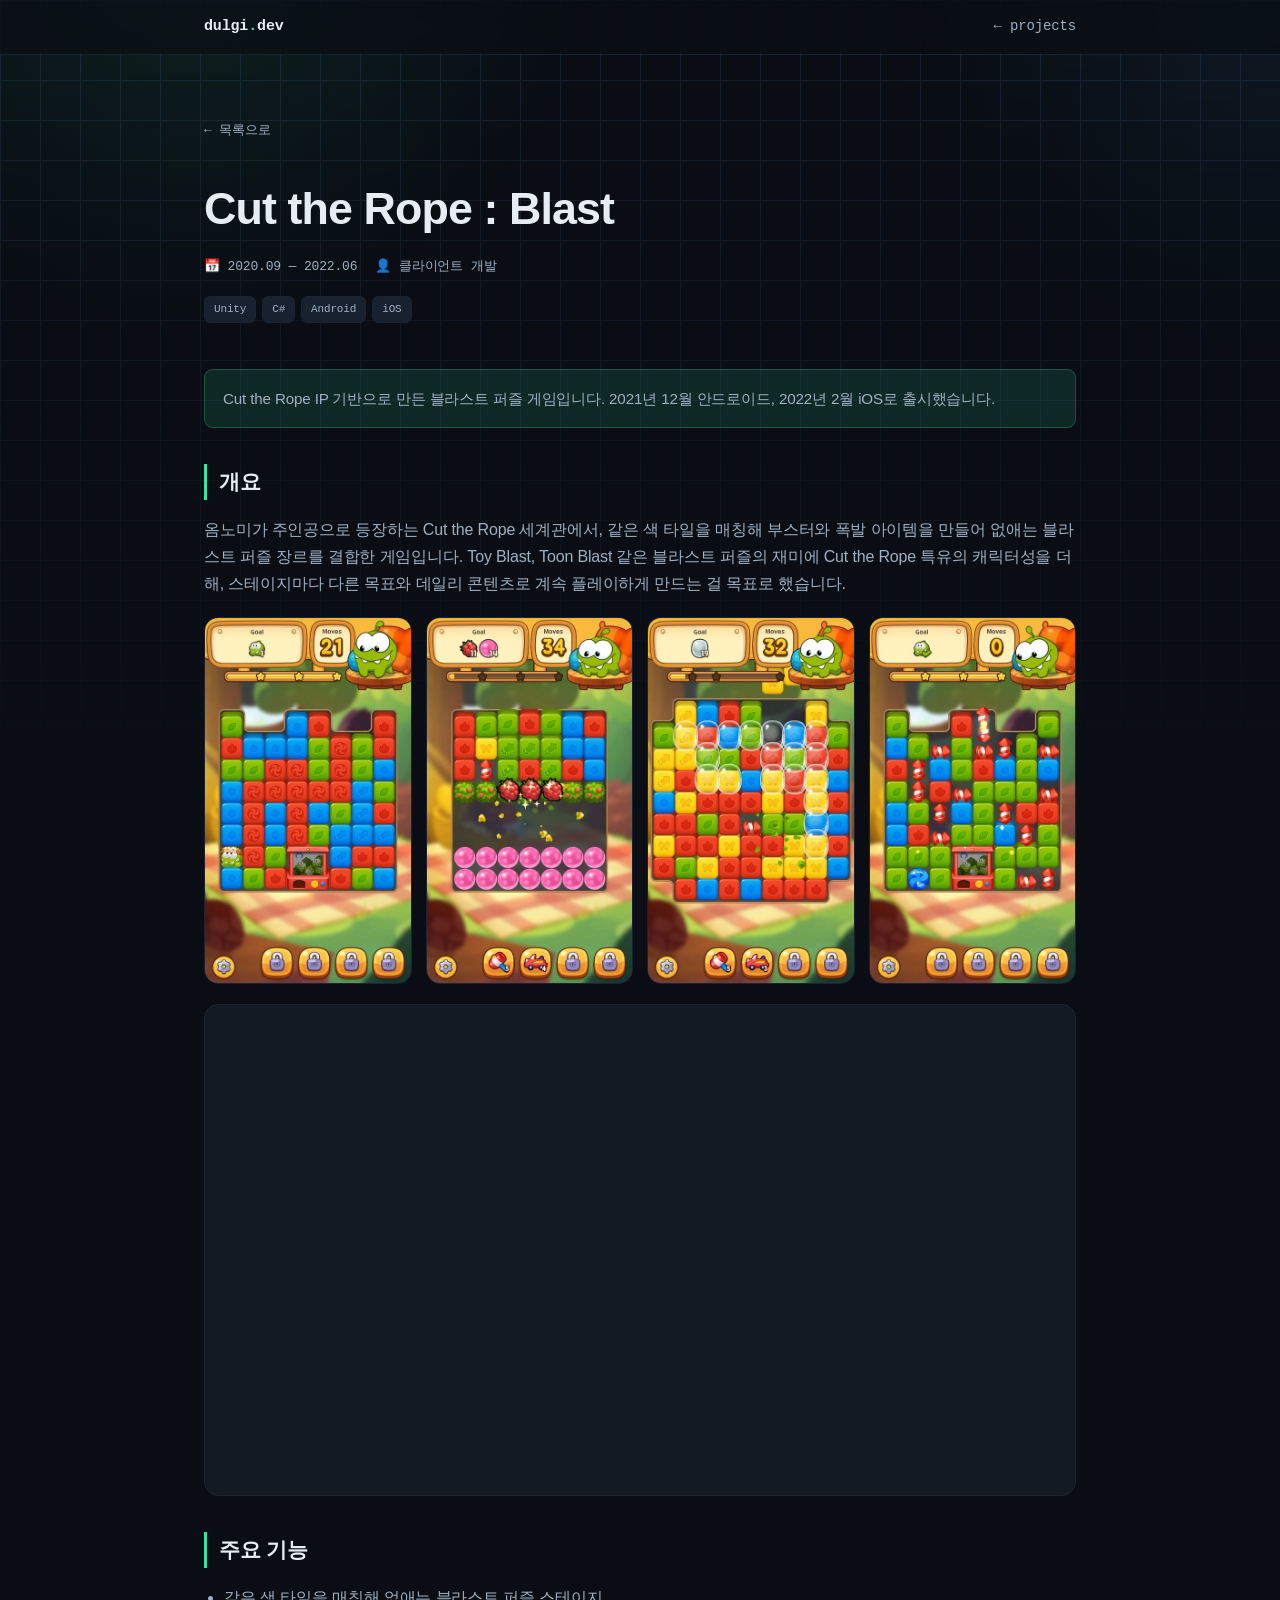
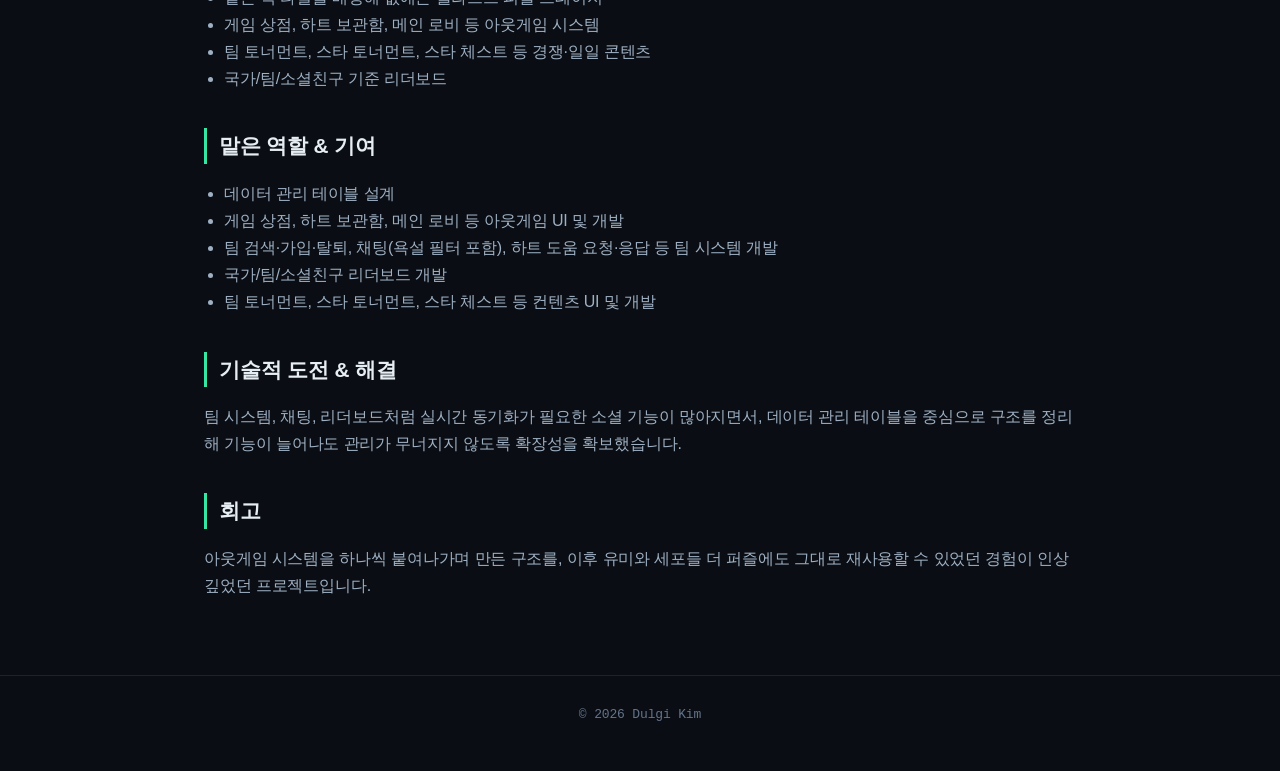
<file: projects/project-1.html>
<!DOCTYPE html>
<html lang="ko"><head><style>body {transition: opacity ease-in 0.2s; } 
body[unresolved] {opacity: 0; display: block; overflow: hidden; position: relative; } 
</style><style>body {transition: opacity ease-in 0.2s; } 
body[unresolved] {opacity: 0; display: block; overflow: hidden; position: relative; } 
</style><style>body {transition: opacity ease-in 0.2s; } 
body[unresolved] {opacity: 0; display: block; overflow: hidden; position: relative; } 
</style><style>body {transition: opacity ease-in 0.2s; } 
body[unresolved] {opacity: 0; display: block; overflow: hidden; position: relative; } 
</style>
  <meta charset="UTF-8">
  <meta name="viewport" content="width=device-width, initial-scale=1.0">
  <title>Cut the Rope : Blast — Dulgi Kim</title>
  <link rel="stylesheet" href="../style.css">
  <link rel="icon" href="data:image/svg+xml,&lt;svg xmlns='http://www.w3.org/2000/svg' viewBox='0 0 100 100'&gt;&lt;text y='.9em' font-size='90'&gt;💻&lt;/text&gt;&lt;/svg&gt;">
</head>
<body class="">

  <nav class="nav">
    <div class="nav-inner">
      <a class="nav-brand" href="../index.html" style="text-decoration:none">dulgi<span class="accent">.</span>dev</a>
      <div class="nav-links">
        <a href="../index.html#projects">← projects</a>
      </div>
    </div>
  </nav>

  <header class="detail-hero">
    <div class="wrap">
      <a class="back-link" href="../index.html#projects">← 목록으로</a>
      <h1>Cut the Rope : Blast</h1>
      <div class="detail-meta">
        <span>📅 <b>2020.09 — 2022.06</b></span>
        <span>👤 <b>클라이언트 개발</b></span>
      </div>
      <div class="project-tags">
        <span class="tag">Unity</span>
        <span class="tag">C#</span>
        <span class="tag">Android</span>
        <span class="tag">iOS</span>
      </div>
    </div>
  </header>

  <main class="detail-body">
    <div class="wrap">

      <div class="callout">
        Cut the Rope IP 기반으로 만든 블라스트 퍼즐 게임입니다. 2021년 12월 안드로이드, 2022년 2월 iOS로 출시했습니다.
      </div>

      <h2>개요</h2>
      <p>옴노미가 주인공으로 등장하는 Cut the Rope 세계관에서, 같은 색 타일을 매칭해 부스터와 폭발 아이템을 만들어 없애는 블라스트 퍼즐 장르를 결합한 게임입니다. Toy Blast, Toon Blast 같은 블라스트 퍼즐의 재미에 Cut the Rope 특유의 캐릭터성을 더해, 스테이지마다 다른 목표와 데일리 콘텐츠로 계속 플레이하게 만드는 걸 목표로 했습니다.</p>

      <div class="detail-gallery" style="grid-template-columns: repeat(4, 1fr);">
        <figure class="detail-figure"><img src="assets/ctr-blast-1.jpg" alt="Cut the Rope: BLAST 인게임 스크린샷 1"></figure>
        <figure class="detail-figure"><img src="assets/ctr-blast-2.jpg" alt="Cut the Rope: BLAST 인게임 스크린샷 2"></figure>
        <figure class="detail-figure"><img src="assets/ctr-blast-3.jpg" alt="Cut the Rope: BLAST 인게임 스크린샷 3"></figure>
        <figure class="detail-figure"><img src="assets/ctr-blast-4.jpg" alt="Cut the Rope: BLAST 인게임 스크린샷 4"></figure>
      </div>

      <div class="video-embed"><iframe src="https://www.youtube.com/embed/WgoFHLeI0c8?rel=0&amp;origin=http%3A%2F%2Flocalhost%3A8123" title="YouTube video" allow="accelerometer; autoplay; clipboard-write; encrypted-media; gyroscope; picture-in-picture" allowfullscreen=""></iframe></div>

      <h2>주요 기능</h2>
      <ul>
        <li>같은 색 타일을 매칭해 없애는 블라스트 퍼즐 스테이지</li>
        <li>게임 상점, 하트 보관함, 메인 로비 등 아웃게임 시스템</li>
        <li>팀 토너먼트, 스타 토너먼트, 스타 체스트 등 경쟁·일일 콘텐츠</li>
        <li>국가/팀/소셜친구 기준 리더보드</li>
      </ul>

      <h2>맡은 역할 &amp; 기여</h2>
      <ul>
        <li>데이터 관리 테이블 설계</li>
        <li>게임 상점, 하트 보관함, 메인 로비 등 아웃게임 UI 및 개발</li>
        <li>팀 검색·가입·탈퇴, 채팅(욕설 필터 포함), 하트 도움 요청·응답 등 팀 시스템 개발</li>
        <li>국가/팀/소셜친구 리더보드 개발</li>
        <li>팀 토너먼트, 스타 토너먼트, 스타 체스트 등 컨텐츠 UI 및 개발</li>
      </ul>

      <h2>기술적 도전 &amp; 해결</h2>
      <p>팀 시스템, 채팅, 리더보드처럼 실시간 동기화가 필요한 소셜 기능이 많아지면서, 데이터 관리 테이블을 중심으로 구조를 정리해 기능이 늘어나도 관리가 무너지지 않도록 확장성을 확보했습니다.</p>

      <h2>회고</h2>
      <p>아웃게임 시스템을 하나씩 붙여나가며 만든 구조를, 이후 유미와 세포들 더 퍼즐에도 그대로 재사용할 수 있었던 경험이 인상 깊었던 프로젝트입니다.</p>

    </div>
  </main>

  <footer>
    <div class="wrap">© 2026 Dulgi Kim</div>
  </footer>

  <script src="detail-editor.js" defer=""></script>





</body></html>
</file>
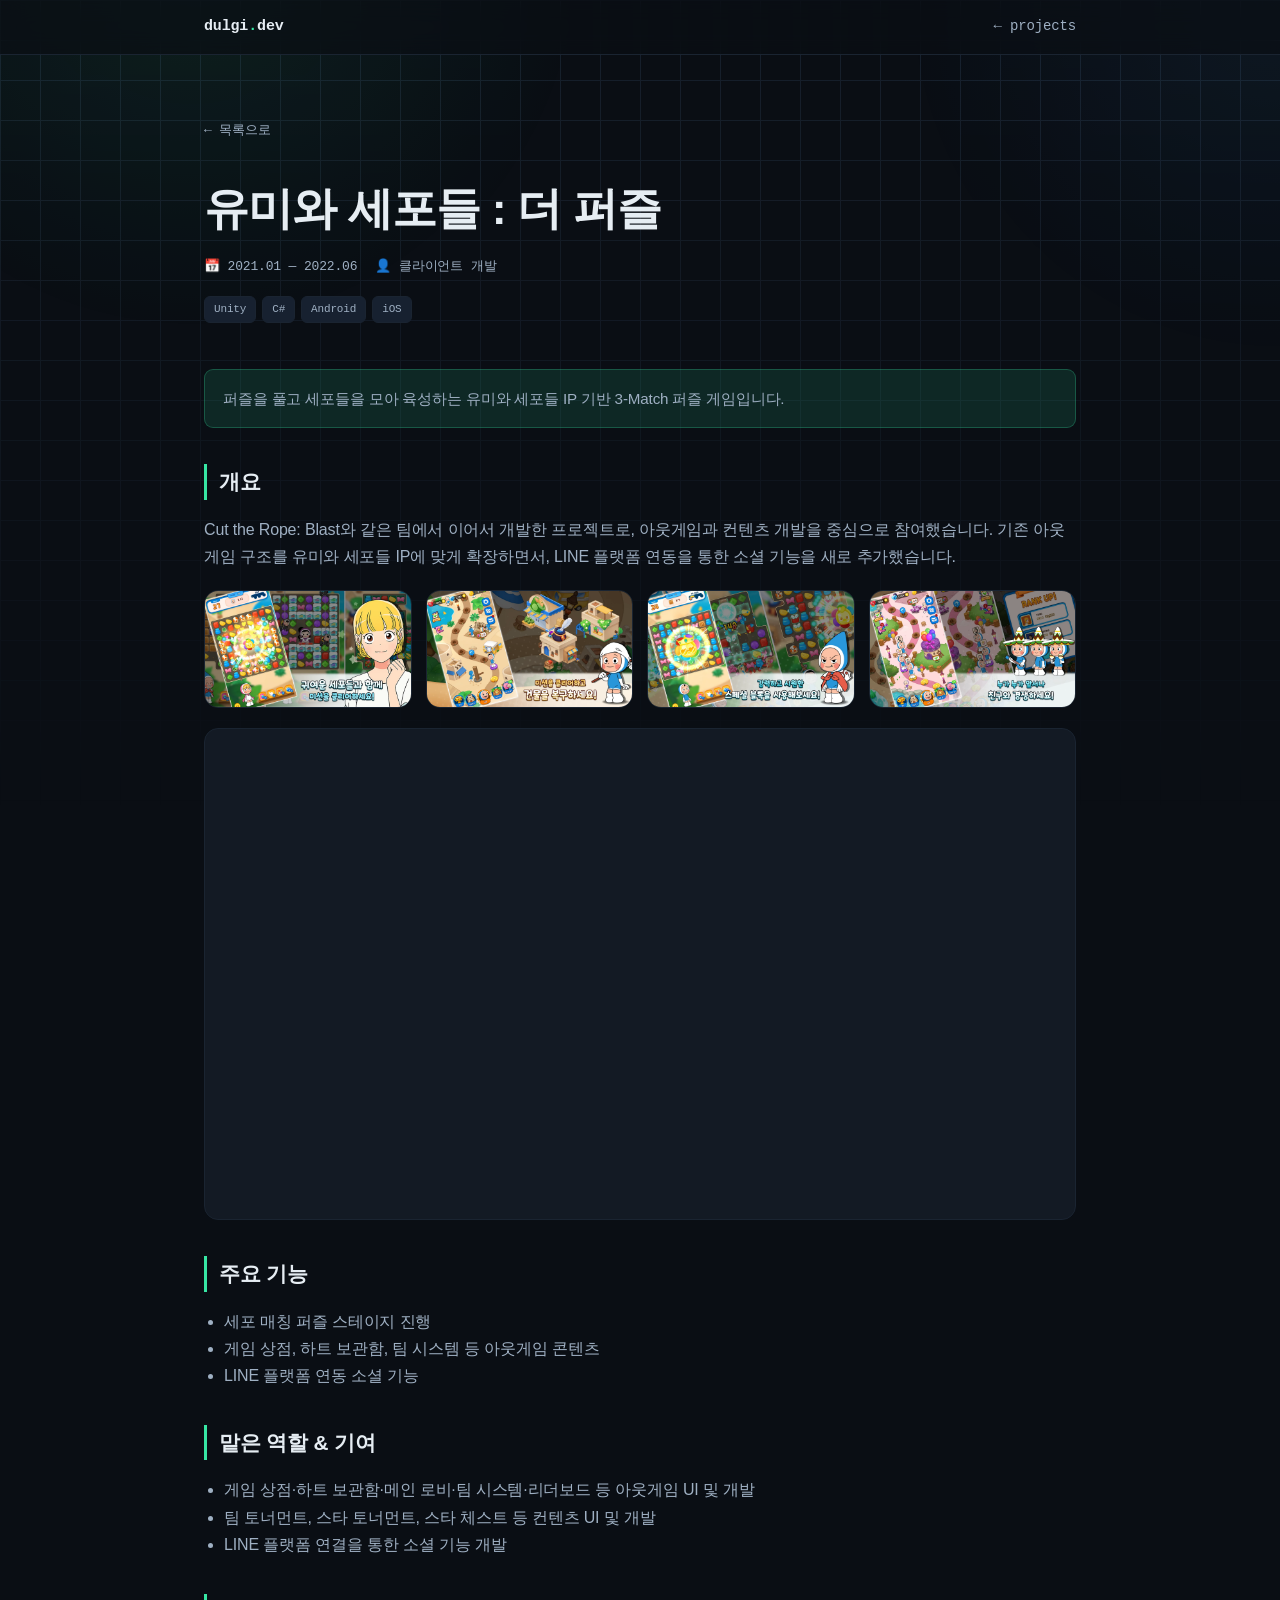
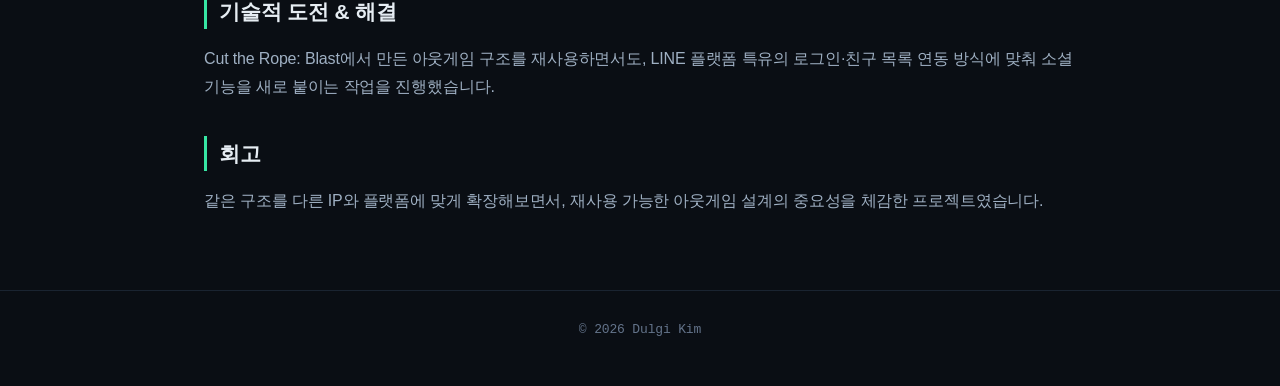
<file: projects/project-2.html>
<!DOCTYPE html>
<html lang="ko"><head><style>body {transition: opacity ease-in 0.2s; } 
body[unresolved] {opacity: 0; display: block; overflow: hidden; position: relative; } 
</style>
  <meta charset="UTF-8">
  <meta name="viewport" content="width=device-width, initial-scale=1.0">
  <title>유미와 세포들 : 더 퍼즐 — Dulgi Kim</title>
  <link rel="stylesheet" href="../style.css">
  <link rel="icon" href="data:image/svg+xml,&lt;svg xmlns='http://www.w3.org/2000/svg' viewBox='0 0 100 100'&gt;&lt;text y='.9em' font-size='90'&gt;💻&lt;/text&gt;&lt;/svg&gt;">
</head>
<body class="">

  <nav class="nav">
    <div class="nav-inner">
      <a class="nav-brand" href="../index.html" style="text-decoration:none">dulgi<span class="accent">.</span>dev</a>
      <div class="nav-links">
        <a href="../index.html#projects">← projects</a>
      </div>
    </div>
  </nav>

  <header class="detail-hero">
    <div class="wrap">
      <a class="back-link" href="../index.html#projects">← 목록으로</a>
      <h1>유미와 세포들 : 더 퍼즐</h1>
      <div class="detail-meta">
        <span>📅 <b>2021.01 — 2022.06</b></span>
        <span>👤 <b>클라이언트 개발</b></span>
      </div>
      <div class="project-tags">
        <span class="tag">Unity</span>
        <span class="tag">C#</span>
        <span class="tag">Android</span>
        <span class="tag">iOS</span>
      </div>
    </div>
  </header>

  <main class="detail-body">
    <div class="wrap">

      <div class="callout">
        퍼즐을 풀고 세포들을 모아 육성하는 유미와 세포들 IP 기반 3-Match 퍼즐 게임입니다.
      </div>

      <h2>개요</h2>
      <p>Cut the Rope: Blast와 같은 팀에서 이어서 개발한 프로젝트로, 아웃게임과 컨텐츠 개발을 중심으로 참여했습니다. 기존 아웃게임 구조를 유미와 세포들 IP에 맞게 확장하면서, LINE 플랫폼 연동을 통한 소셜 기능을 새로 추가했습니다.</p>

      <div class="detail-gallery" style="grid-template-columns: repeat(4, 1fr);">
        <figure class="detail-figure"><img src="assets/yumi-puzzle-1.webp" alt="유미와 세포들 더 퍼즐 인게임 스크린샷 1"></figure>
        <figure class="detail-figure"><img src="assets/yumi-puzzle-2.webp" alt="유미와 세포들 더 퍼즐 인게임 스크린샷 2"></figure>
        <figure class="detail-figure"><img src="assets/yumi-puzzle-3.webp" alt="유미와 세포들 더 퍼즐 인게임 스크린샷 3"></figure>
        <figure class="detail-figure"><img src="assets/yumi-puzzle-4.webp" alt="유미와 세포들 더 퍼즐 인게임 스크린샷 4"></figure>
      </div>

      <div class="video-embed"><iframe src="https://www.youtube.com/embed/9Ua2FpzC5EI?rel=0&amp;origin=https%3A%2F%2Fdulgikim.github.io" title="유미의 세포들 더 퍼즐 공식 트레일러" allow="accelerometer; autoplay; clipboard-write; encrypted-media; gyroscope; picture-in-picture" allowfullscreen></iframe></div>

      <h2>주요 기능</h2>
      <ul>
        <li>세포 매칭 퍼즐 스테이지 진행</li>
        <li>게임 상점, 하트 보관함, 팀 시스템 등 아웃게임 콘텐츠</li>
        <li>LINE 플랫폼 연동 소셜 기능</li>
      </ul>

      <h2>맡은 역할 &amp; 기여</h2>
      <ul>
        <li>게임 상점·하트 보관함·메인 로비·팀 시스템·리더보드 등 아웃게임 UI 및 개발</li>
        <li>팀 토너먼트, 스타 토너먼트, 스타 체스트 등 컨텐츠 UI 및 개발</li>
        <li>LINE 플랫폼 연결을 통한 소셜 기능 개발</li>
      </ul>

      <h2>기술적 도전 &amp; 해결</h2>
      <p>Cut the Rope: Blast에서 만든 아웃게임 구조를 재사용하면서도, LINE 플랫폼 특유의 로그인·친구 목록 연동 방식에 맞춰 소셜 기능을 새로 붙이는 작업을 진행했습니다.</p>

      <h2>회고</h2>
      <p>같은 구조를 다른 IP와 플랫폼에 맞게 확장해보면서, 재사용 가능한 아웃게임 설계의 중요성을 체감한 프로젝트였습니다.</p>

    </div>
  </main>

  <footer>
    <div class="wrap">© 2026 Dulgi Kim</div>
  </footer>

  <script src="detail-editor.js" defer=""></script>


</body></html>
</file>
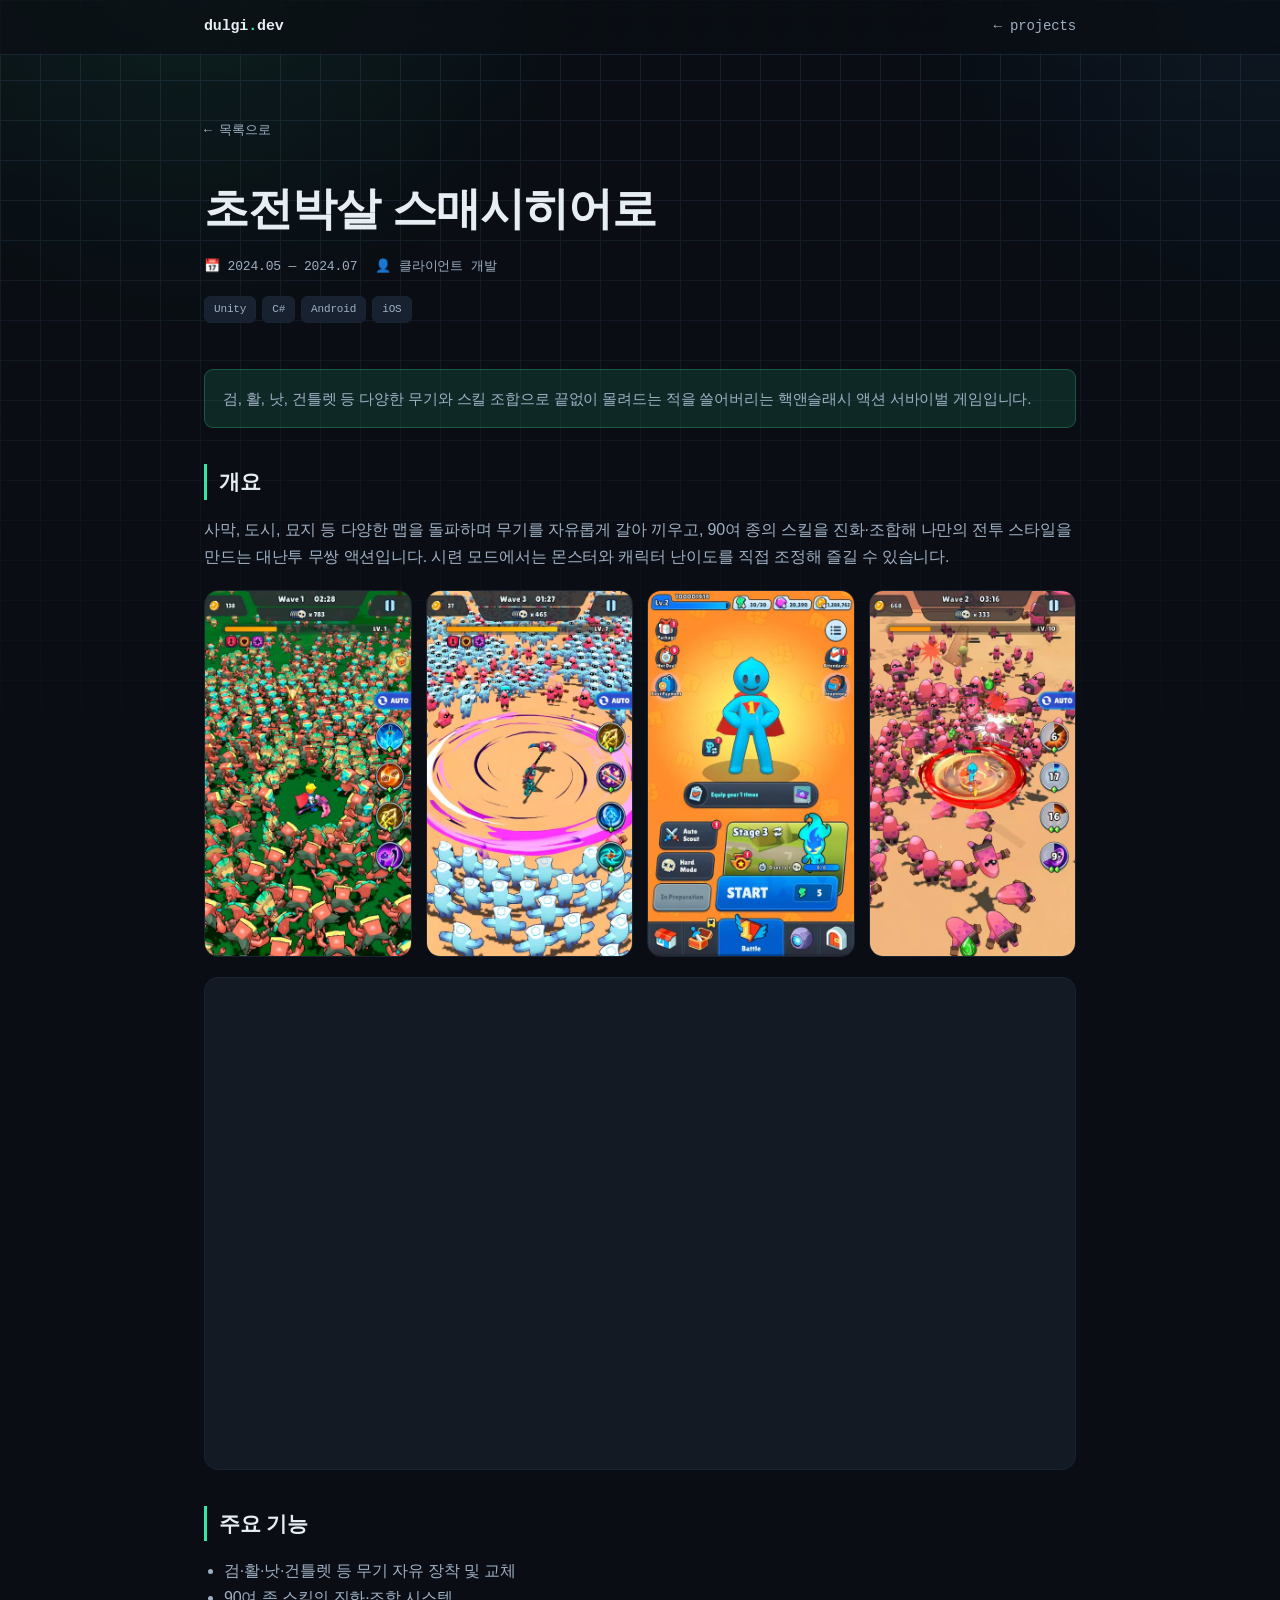
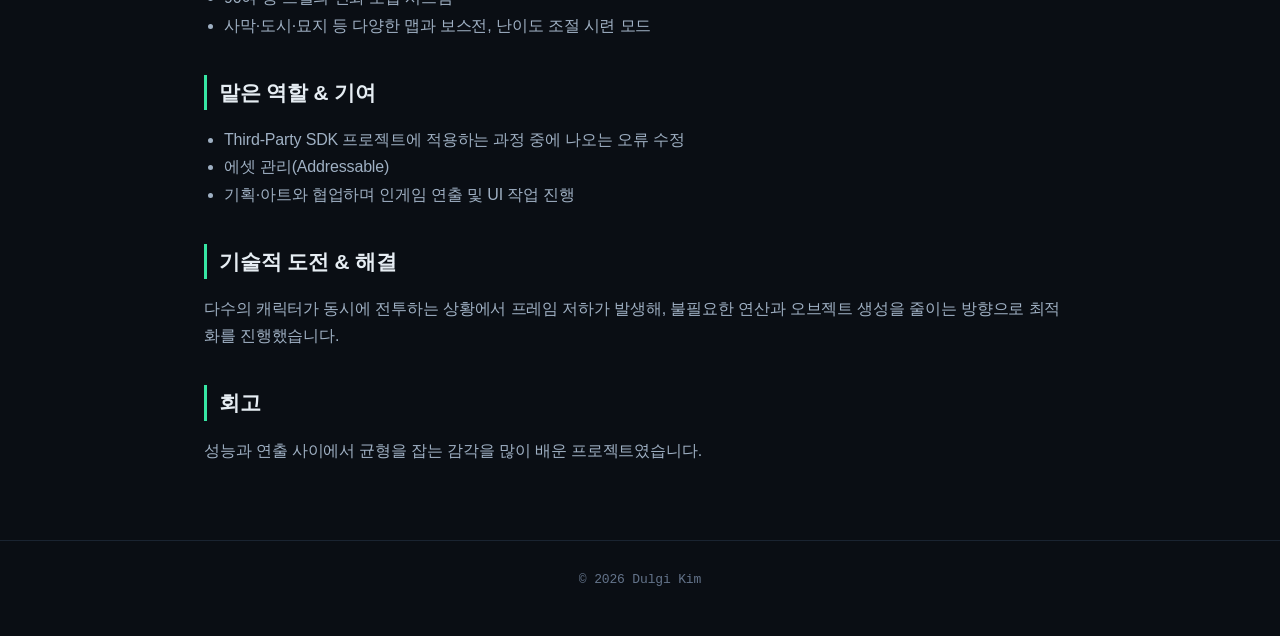
<file: projects/project-3.html>
<!DOCTYPE html>
<html lang="ko"><head><style>body {transition: opacity ease-in 0.2s; } 
body[unresolved] {opacity: 0; display: block; overflow: hidden; position: relative; } 
</style>
  <meta charset="UTF-8">
  <meta name="viewport" content="width=device-width, initial-scale=1.0">
  <title>초전박살 스매시히어로 — Dulgi Kim</title>
  <link rel="stylesheet" href="../style.css">
  <link rel="icon" href="data:image/svg+xml,&lt;svg xmlns='http://www.w3.org/2000/svg' viewBox='0 0 100 100'&gt;&lt;text y='.9em' font-size='90'&gt;💻&lt;/text&gt;&lt;/svg&gt;">
</head>
<body class="">

  <nav class="nav">
    <div class="nav-inner">
      <a class="nav-brand" href="../index.html" style="text-decoration:none">dulgi<span class="accent">.</span>dev</a>
      <div class="nav-links">
        <a href="../index.html#projects">← projects</a>
      </div>
    </div>
  </nav>

  <header class="detail-hero">
    <div class="wrap">
      <a class="back-link" href="../index.html#projects">← 목록으로</a>
      <h1>초전박살 스매시히어로</h1>
      <div class="detail-meta">
        <span>📅 <b>2024.05 — 2024.07</b></span>
        <span>👤 <b>클라이언트 개발</b></span>
      </div>
      <div class="project-tags">
        <span class="tag">Unity</span>
        <span class="tag">C#</span>
        <span class="tag">Android</span>
        <span class="tag">iOS</span>
      </div>
    </div>
  </header>

  <main class="detail-body">
    <div class="wrap">

      <div class="callout">
        검, 활, 낫, 건틀렛 등 다양한 무기와 스킬 조합으로 끝없이 몰려드는 적을 쓸어버리는 핵앤슬래시 액션 서바이벌 게임입니다.
      </div>

      <h2>개요</h2>
      <p>사막, 도시, 묘지 등 다양한 맵을 돌파하며 무기를 자유롭게 갈아 끼우고, 90여 종의 스킬을 진화·조합해 나만의 전투 스타일을 만드는 대난투 무쌍 액션입니다. 시련 모드에서는 몬스터와 캐릭터 난이도를 직접 조정해 즐길 수 있습니다.</p>

      <div class="detail-gallery" style="grid-template-columns: repeat(4, 1fr);">
        <figure class="detail-figure"><img src="assets/smashhero-1.webp" alt="초전박살 스매시히어로 인게임 스크린샷 1"></figure>
        <figure class="detail-figure"><img src="assets/smashhero-2.webp" alt="초전박살 스매시히어로 인게임 스크린샷 2"></figure>
        <figure class="detail-figure"><img src="assets/smashhero-3.webp" alt="초전박살 스매시히어로 인게임 스크린샷 3"></figure>
        <figure class="detail-figure"><img src="assets/smashhero-4.webp" alt="초전박살 스매시히어로 인게임 스크린샷 4"></figure>
      </div>

      <div class="video-embed"><iframe src="https://www.youtube.com/embed/Oskjs3Inc6U?rel=0&amp;origin=https%3A%2F%2Fdulgikim.github.io" title="초전박살 스매시히어로 PV" allow="accelerometer; autoplay; clipboard-write; encrypted-media; gyroscope; picture-in-picture" allowfullscreen=""></iframe></div>

      <h2>주요 기능</h2>
      <ul>
        <li>검·활·낫·건틀렛 등 무기 자유 장착 및 교체</li>
        <li>90여 종 스킬의 진화·조합 시스템</li>
        <li>사막·도시·묘지 등 다양한 맵과 보스전, 난이도 조절 시련 모드</li>
      </ul>

      <h2>맡은 역할 &amp; 기여</h2>
      <ul>
        <li>Third-Party SDK 프로젝트에 적용하는 과정 중에 나오는 오류 수정</li><li>에셋 관리(Addressable)</li>
        <li>기획·아트와 협업하며 인게임 연출 및 UI 작업 진행</li>
      </ul>

      <h2>기술적 도전 &amp; 해결</h2>
      <p>다수의 캐릭터가 동시에 전투하는 상황에서 프레임 저하가 발생해, 불필요한 연산과 오브젝트 생성을 줄이는 방향으로 최적화를 진행했습니다.</p>

      <h2>회고</h2>
      <p>성능과 연출 사이에서 균형을 잡는 감각을 많이 배운 프로젝트였습니다.</p>

    </div>
  </main>

  <footer>
    <div class="wrap">© 2026 Dulgi Kim</div>
  </footer>

  <script src="detail-editor.js" defer=""></script>


</body></html>
</file>
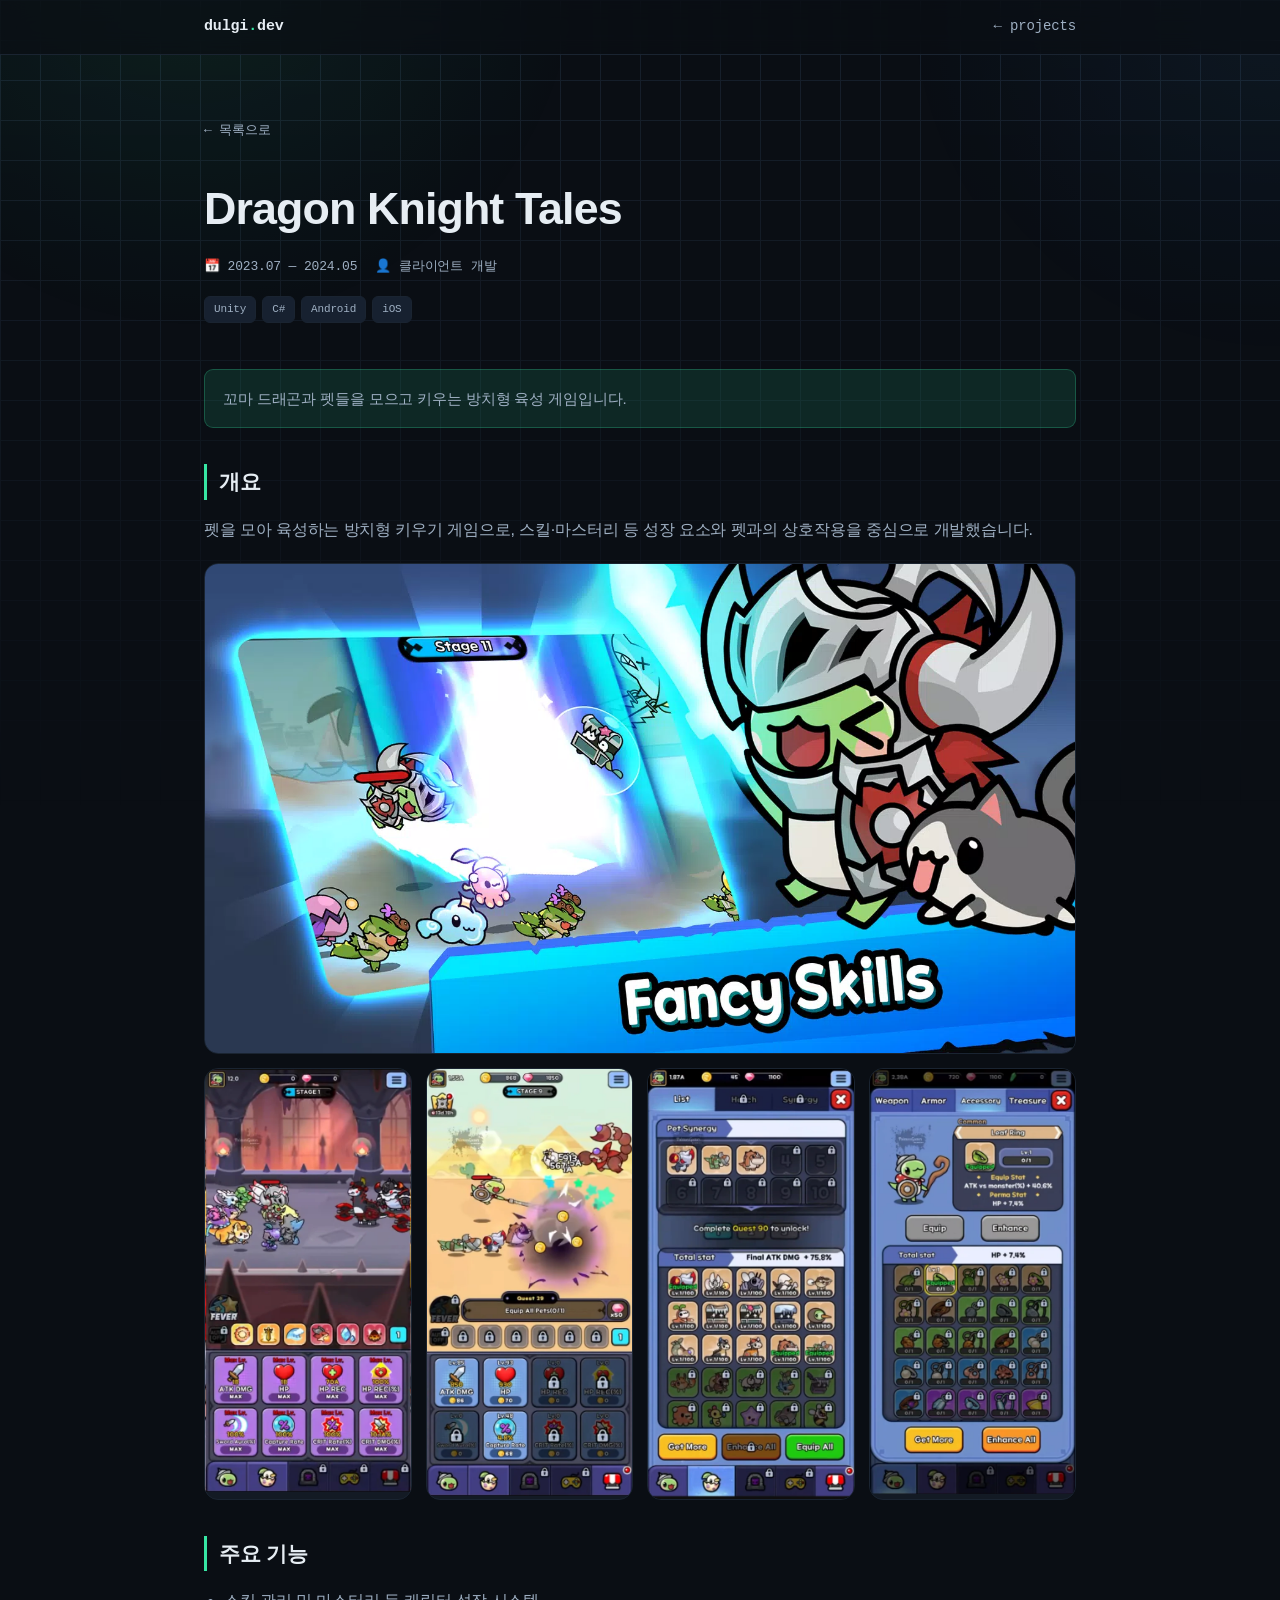
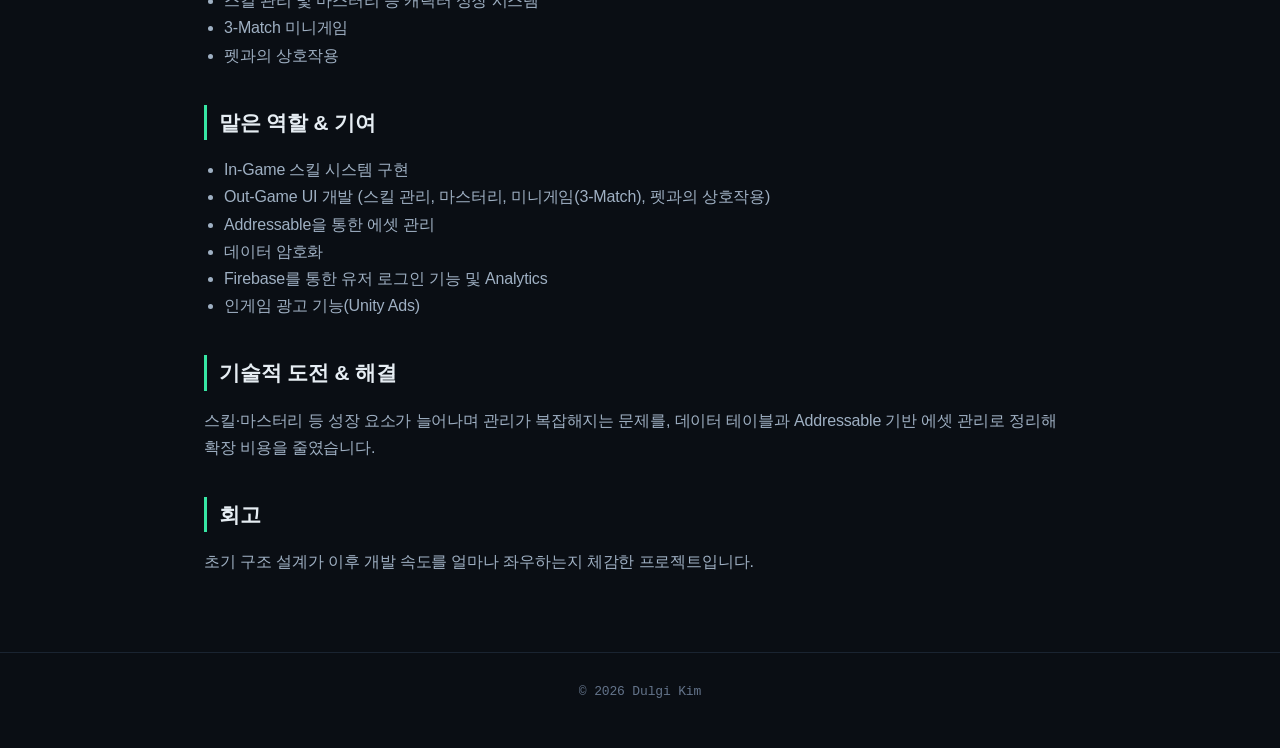
<file: projects/project-4.html>
<!DOCTYPE html>
<html lang="ko">
<head>
  <meta charset="UTF-8" />
  <meta name="viewport" content="width=device-width, initial-scale=1.0" />
  <title>Dragon Knight Tales — Dulgi Kim</title>
  <link rel="stylesheet" href="../style.css" />
  <link rel="icon" href="data:image/svg+xml,<svg xmlns='http://www.w3.org/2000/svg' viewBox='0 0 100 100'><text y='.9em' font-size='90'>💻</text></svg>" />
</head>
<body>

  <nav class="nav">
    <div class="nav-inner">
      <a class="nav-brand" href="../index.html" style="text-decoration:none">dulgi<span class="accent">.</span>dev</a>
      <div class="nav-links">
        <a href="../index.html#projects">← projects</a>
      </div>
    </div>
  </nav>

  <header class="detail-hero">
    <div class="wrap">
      <a class="back-link" href="../index.html#projects">← 목록으로</a>
      <h1>Dragon Knight Tales</h1>
      <div class="detail-meta">
        <span>📅 <b>2023.07 — 2024.05</b></span>
        <span>👤 <b>클라이언트 개발</b></span>
      </div>
      <div class="project-tags">
        <span class="tag">Unity</span>
        <span class="tag">C#</span>
        <span class="tag">Android</span>
        <span class="tag">iOS</span>
      </div>
    </div>
  </header>

  <main class="detail-body">
    <div class="wrap">

      <div class="callout">
        꼬마 드래곤과 펫들을 모으고 키우는 방치형 육성 게임입니다.
      </div>

      <h2>개요</h2>
      <p>펫을 모아 육성하는 방치형 키우기 게임으로, 스킬·마스터리 등 성장 요소와 펫과의 상호작용을 중심으로 개발했습니다.</p>

      <div class="detail-gallery" style="grid-template-columns: repeat(4, 1fr);">
        <figure class="detail-figure" style="grid-column: 1 / -1;"><img src="assets/dragon-knight-screen.webp" alt="Dragon Knight Tales 인게임 화면"></figure>
        <figure class="detail-figure"><img src="assets/dragon-knight-1.webp" alt="Dragon Knight Tales 인게임 스크린샷 1"></figure>
        <figure class="detail-figure"><img src="assets/dragon-knight-2.webp" alt="Dragon Knight Tales 인게임 스크린샷 2"></figure>
        <figure class="detail-figure"><img src="assets/dragon-knight-3.webp" alt="Dragon Knight Tales 인게임 스크린샷 3"></figure>
        <figure class="detail-figure"><img src="assets/dragon-knight-4.webp" alt="Dragon Knight Tales 인게임 스크린샷 4"></figure>
      </div>

      <h2>주요 기능</h2>
      <ul>
        <li>스킬 관리 및 마스터리 등 캐릭터 성장 시스템</li>
        <li>3-Match 미니게임</li>
        <li>펫과의 상호작용</li>
      </ul>

      <h2>맡은 역할 &amp; 기여</h2>
      <ul>
        <li>In-Game 스킬 시스템 구현</li>
        <li>Out-Game UI 개발 (스킬 관리, 마스터리, 미니게임(3-Match), 펫과의 상호작용)</li>
        <li>Addressable을 통한 에셋 관리</li>
        <li>데이터 암호화</li>
        <li>Firebase를 통한 유저 로그인 기능 및 Analytics</li>
        <li>인게임 광고 기능(Unity Ads)</li>
      </ul>

      <h2>기술적 도전 &amp; 해결</h2>
      <p>스킬·마스터리 등 성장 요소가 늘어나며 관리가 복잡해지는 문제를, 데이터 테이블과 Addressable 기반 에셋 관리로 정리해 확장 비용을 줄였습니다.</p>

      <h2>회고</h2>
      <p>초기 구조 설계가 이후 개발 속도를 얼마나 좌우하는지 체감한 프로젝트입니다.</p>

    </div>
  </main>

  <footer>
    <div class="wrap">© 2026 Dulgi Kim</div>
  </footer>

  <script src="detail-editor.js" defer></script>
</body>
</html>
</file>
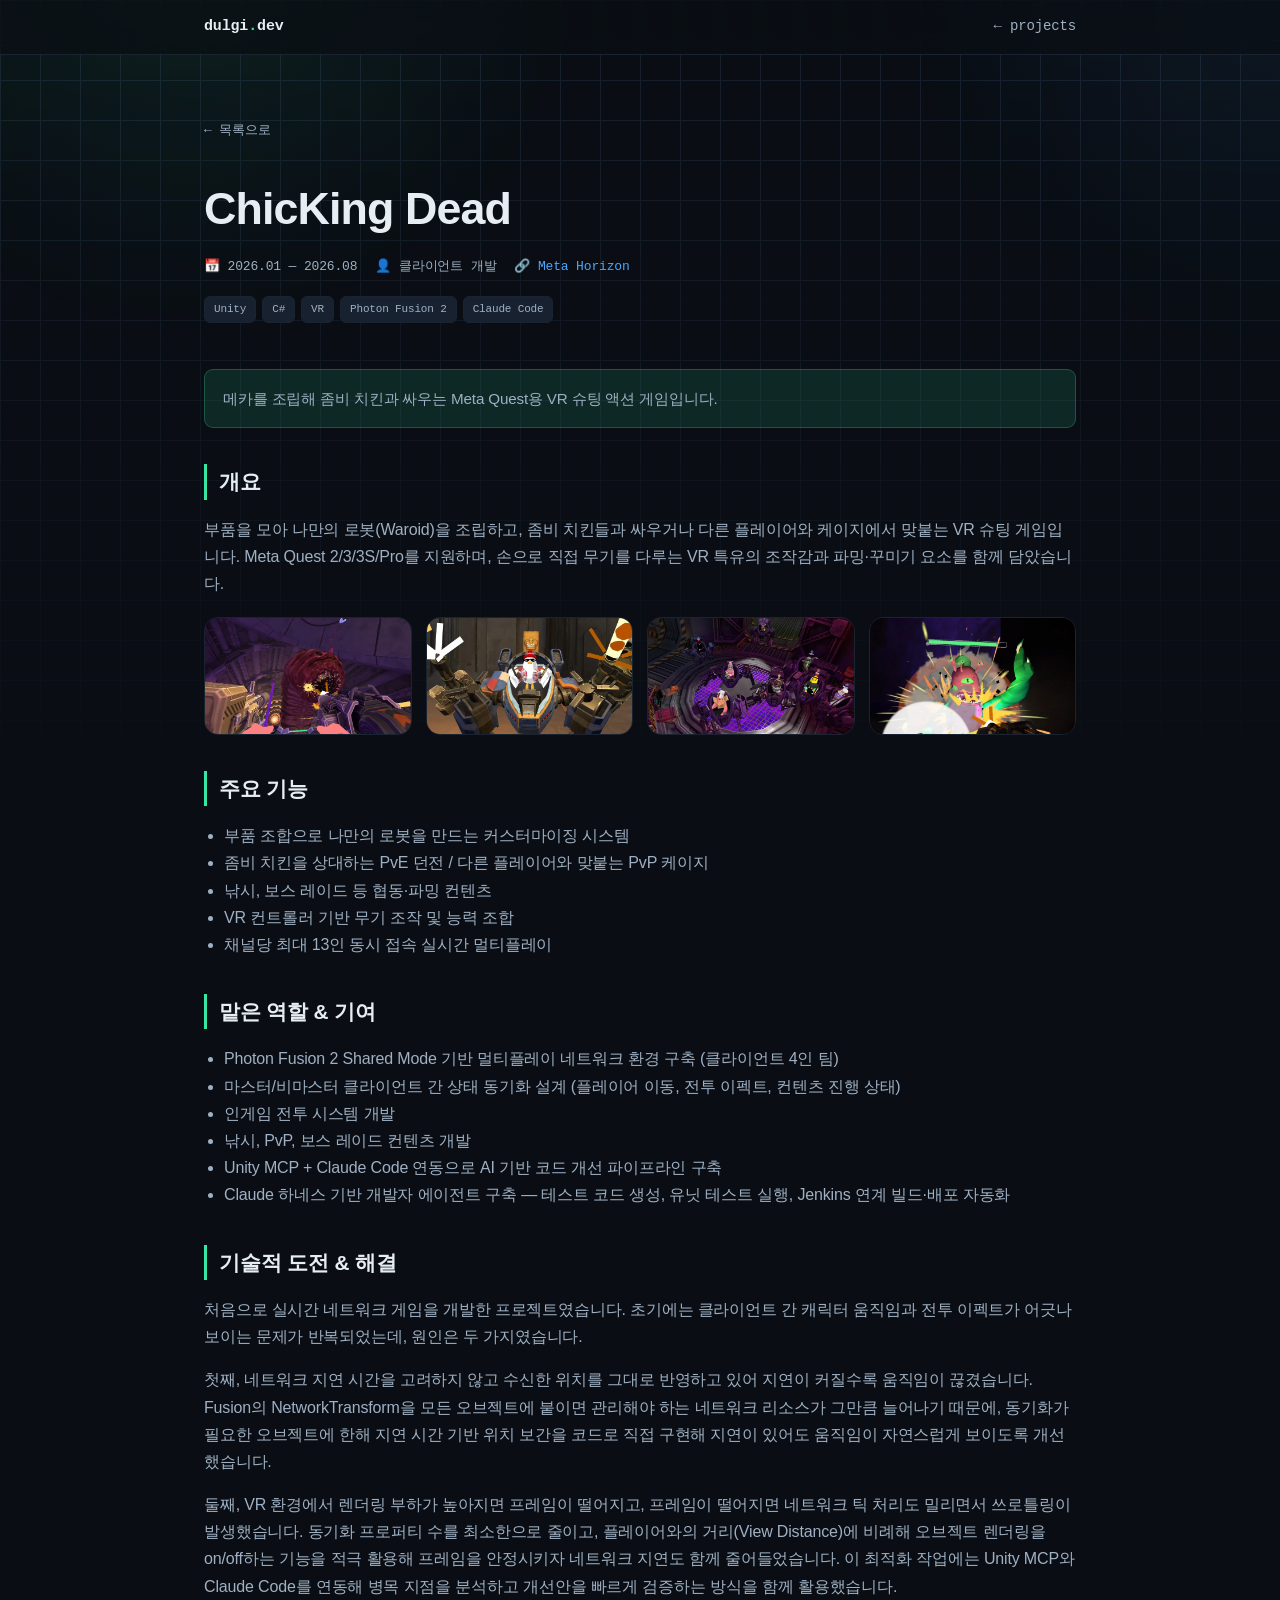
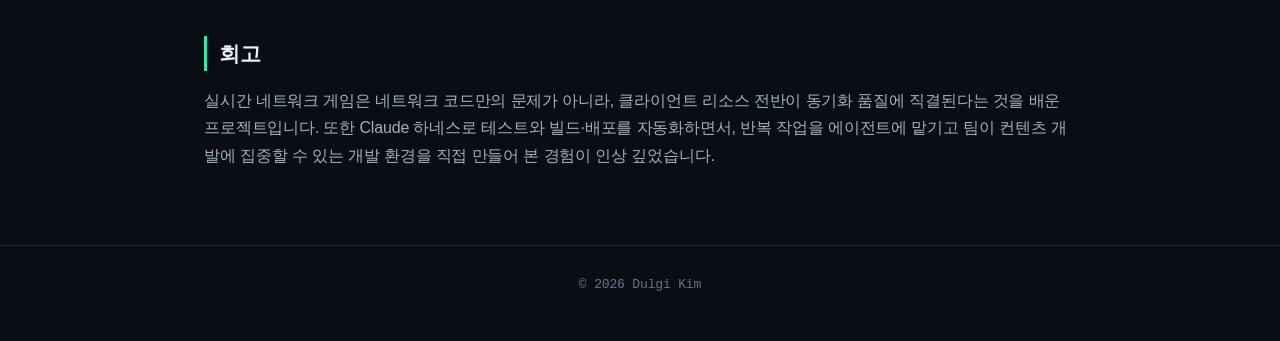
<file: projects/project-5.html>
<!DOCTYPE html>
<html lang="ko">
<head>
  <meta charset="UTF-8" />
  <meta name="viewport" content="width=device-width, initial-scale=1.0" />
  <title>ChicKing Dead — Dulgi Kim</title>
  <link rel="stylesheet" href="../style.css" />
  <link rel="icon" href="data:image/svg+xml,<svg xmlns='http://www.w3.org/2000/svg' viewBox='0 0 100 100'><text y='.9em' font-size='90'>💻</text></svg>" />
</head>
<body>

  <nav class="nav">
    <div class="nav-inner">
      <a class="nav-brand" href="../index.html" style="text-decoration:none">dulgi<span class="accent">.</span>dev</a>
      <div class="nav-links">
        <a href="../index.html#projects">← projects</a>
      </div>
    </div>
  </nav>

  <header class="detail-hero">
    <div class="wrap">
      <a class="back-link" href="../index.html#projects">← 목록으로</a>
      <h1>ChicKing Dead</h1>
      <div class="detail-meta">
        <span>📅 <b>2026.01 — 2026.08</b></span>
        <span>👤 <b>클라이언트 개발</b></span>
        <span>🔗 <a href="https://www.meta.com/ko-kr/experiences/chicking-dead/7777321829011683/" target="_blank" rel="noopener">Meta Horizon</a></span>
      </div>
      <div class="project-tags">
        <span class="tag">Unity</span>
        <span class="tag">C#</span>
        <span class="tag">VR</span>
        <span class="tag">Photon Fusion 2</span>
        <span class="tag">Claude Code</span>
      </div>
    </div>
  </header>

  <main class="detail-body">
    <div class="wrap">

      <div class="callout">
        메카를 조립해 좀비 치킨과 싸우는 Meta Quest용 VR 슈팅 액션 게임입니다.
      </div>

      <h2>개요</h2>
      <p>부품을 모아 나만의 로봇(Waroid)을 조립하고, 좀비 치킨들과 싸우거나 다른 플레이어와 케이지에서 맞붙는 VR 슈팅 게임입니다. Meta Quest 2/3/3S/Pro를 지원하며, 손으로 직접 무기를 다루는 VR 특유의 조작감과 파밍·꾸미기 요소를 함께 담았습니다.</p>

      <div class="detail-gallery" style="grid-template-columns: repeat(4, 1fr);">
        <figure class="detail-figure"><img src="assets/chickingdead-1.webp" alt="ChicKing Dead 인게임 스크린샷 1"></figure>
        <figure class="detail-figure"><img src="assets/chickingdead-2.webp" alt="ChicKing Dead 인게임 스크린샷 2"></figure>
        <figure class="detail-figure"><img src="assets/chickingdead-3.webp" alt="ChicKing Dead 인게임 스크린샷 3"></figure>
        <figure class="detail-figure"><img src="assets/chickingdead-4.webp" alt="ChicKing Dead 인게임 스크린샷 4"></figure>
      </div>

      <h2>주요 기능</h2>
      <ul>
        <li>부품 조합으로 나만의 로봇을 만드는 커스터마이징 시스템</li>
        <li>좀비 치킨을 상대하는 PvE 던전 / 다른 플레이어와 맞붙는 PvP 케이지</li>
        <li>낚시, 보스 레이드 등 협동·파밍 컨텐츠</li>
        <li>VR 컨트롤러 기반 무기 조작 및 능력 조합</li>
        <li>채널당 최대 13인 동시 접속 실시간 멀티플레이</li>
      </ul>

      <h2>맡은 역할 &amp; 기여</h2>
      <ul>
        <li>Photon Fusion 2 Shared Mode 기반 멀티플레이 네트워크 환경 구축 (클라이언트 4인 팀)</li>
        <li>마스터/비마스터 클라이언트 간 상태 동기화 설계 (플레이어 이동, 전투 이펙트, 컨텐츠 진행 상태)</li>
        <li>인게임 전투 시스템 개발</li>
        <li>낚시, PvP, 보스 레이드 컨텐츠 개발</li>
        <li>Unity MCP + Claude Code 연동으로 AI 기반 코드 개선 파이프라인 구축</li>
        <li>Claude 하네스 기반 개발자 에이전트 구축 — 테스트 코드 생성, 유닛 테스트 실행, Jenkins 연계 빌드·배포 자동화</li>
      </ul>

      <h2>기술적 도전 &amp; 해결</h2>
      <p>처음으로 실시간 네트워크 게임을 개발한 프로젝트였습니다. 초기에는 클라이언트 간 캐릭터 움직임과 전투 이펙트가 어긋나 보이는 문제가 반복되었는데, 원인은 두 가지였습니다.</p>
      <p>첫째, 네트워크 지연 시간을 고려하지 않고 수신한 위치를 그대로 반영하고 있어 지연이 커질수록 움직임이 끊겼습니다. Fusion의 NetworkTransform을 모든 오브젝트에 붙이면 관리해야 하는 네트워크 리소스가 그만큼 늘어나기 때문에, 동기화가 필요한 오브젝트에 한해 지연 시간 기반 위치 보간을 코드로 직접 구현해 지연이 있어도 움직임이 자연스럽게 보이도록 개선했습니다.</p>
      <p>둘째, VR 환경에서 렌더링 부하가 높아지면 프레임이 떨어지고, 프레임이 떨어지면 네트워크 틱 처리도 밀리면서 쓰로틀링이 발생했습니다. 동기화 프로퍼티 수를 최소한으로 줄이고, 플레이어와의 거리(View Distance)에 비례해 오브젝트 렌더링을 on/off하는 기능을 적극 활용해 프레임을 안정시키자 네트워크 지연도 함께 줄어들었습니다. 이 최적화 작업에는 Unity MCP와 Claude Code를 연동해 병목 지점을 분석하고 개선안을 빠르게 검증하는 방식을 함께 활용했습니다.</p>

      <h2>회고</h2>
      <p>실시간 네트워크 게임은 네트워크 코드만의 문제가 아니라, 클라이언트 리소스 전반이 동기화 품질에 직결된다는 것을 배운 프로젝트입니다. 또한 Claude 하네스로 테스트와 빌드·배포를 자동화하면서, 반복 작업을 에이전트에 맡기고 팀이 컨텐츠 개발에 집중할 수 있는 개발 환경을 직접 만들어 본 경험이 인상 깊었습니다.</p>

    </div>
  </main>

  <footer>
    <div class="wrap">© 2026 Dulgi Kim</div>
  </footer>

  <script src="detail-editor.js" defer></script>
</body>
</html>
</file>
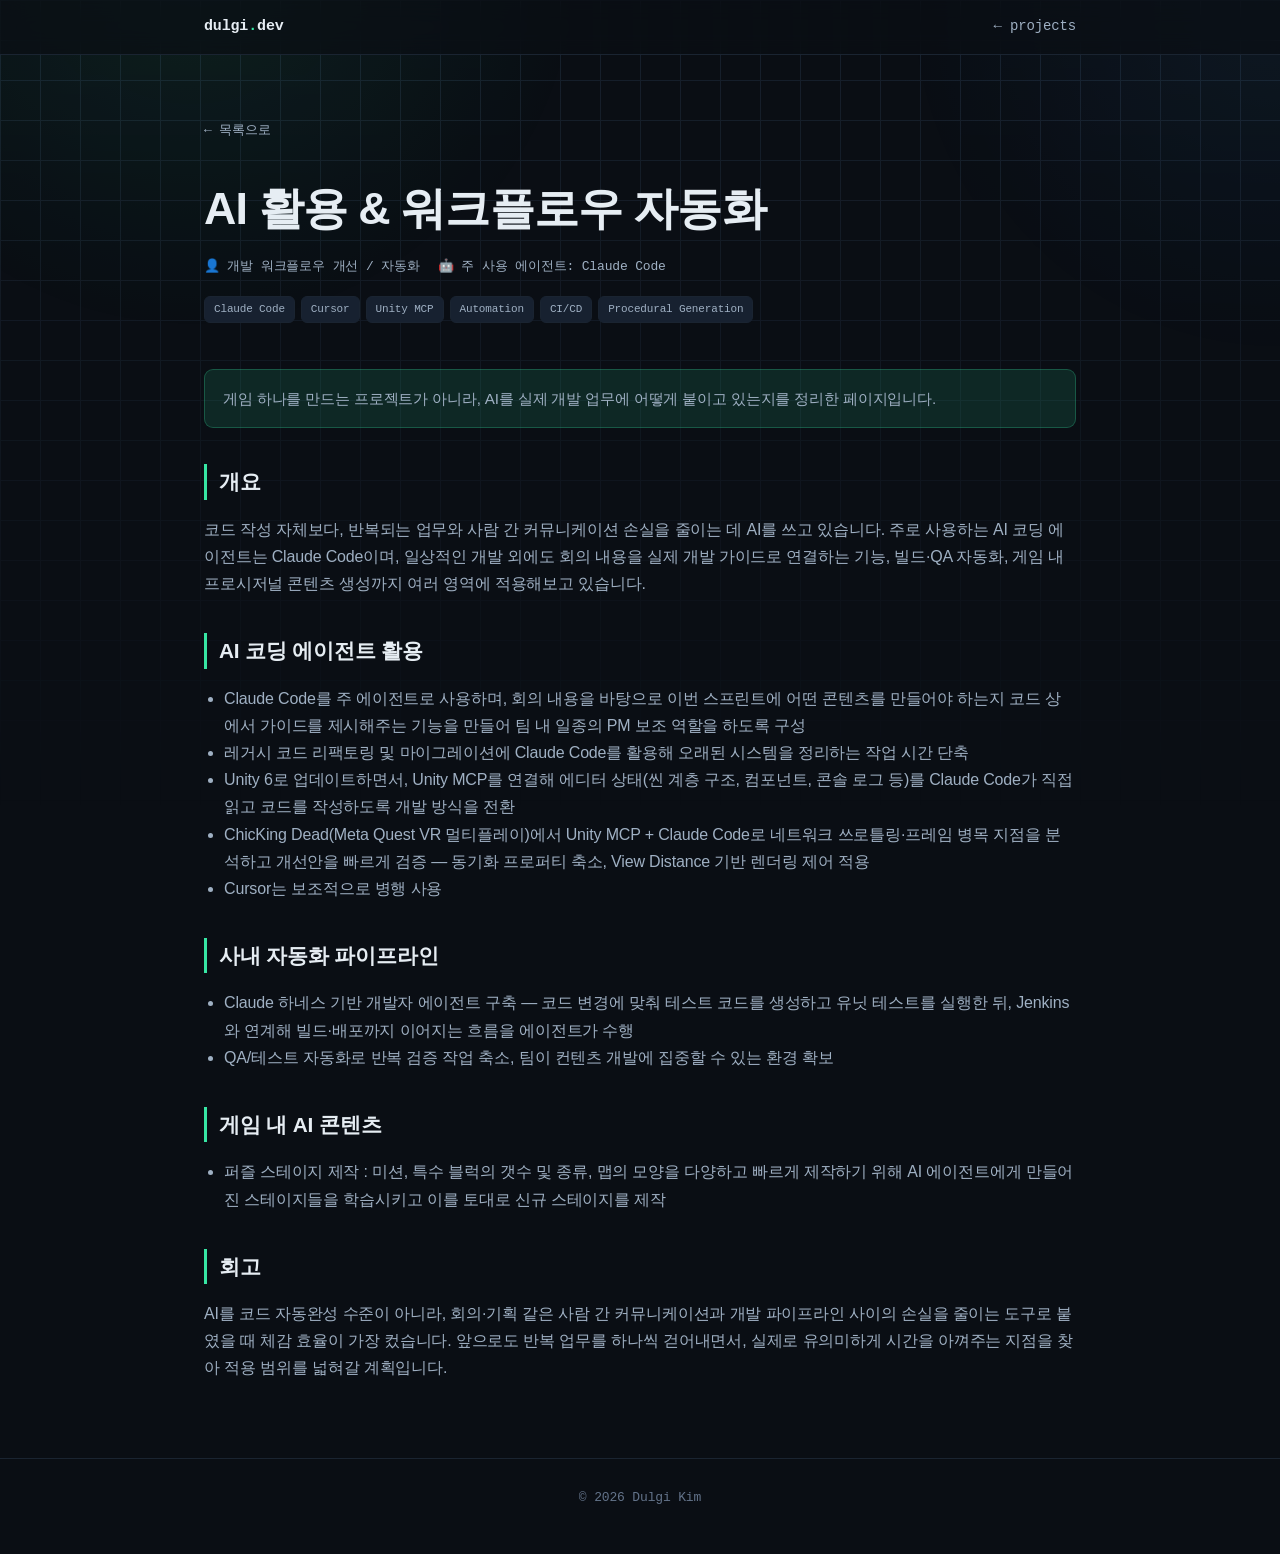
<file: projects/project-6.html>
<!DOCTYPE html>
<html lang="ko"><head><style>body {transition: opacity ease-in 0.2s; } 
body[unresolved] {opacity: 0; display: block; overflow: hidden; position: relative; } 
</style>
  <meta charset="UTF-8">
  <meta name="viewport" content="width=device-width, initial-scale=1.0">
  <title>AI 활용 &amp; 워크플로우 자동화 — Dulgi Kim</title>
  <link rel="stylesheet" href="../style.css">
  <link rel="icon" href="data:image/svg+xml,&lt;svg xmlns='http://www.w3.org/2000/svg' viewBox='0 0 100 100'&gt;&lt;text y='.9em' font-size='90'&gt;💻&lt;/text&gt;&lt;/svg&gt;">
</head>
<body class="">

  <nav class="nav">
    <div class="nav-inner">
      <a class="nav-brand" href="../index.html" style="text-decoration:none">dulgi<span class="accent">.</span>dev</a>
      <div class="nav-links">
        <a href="../index.html#projects">← projects</a>
      </div>
    </div>
  </nav>

  <header class="detail-hero">
    <div class="wrap">
      <a class="back-link" href="../index.html#projects">← 목록으로</a>
      <h1>AI 활용 &amp; 워크플로우 자동화</h1>
      <div class="detail-meta">
        <span>👤 <b>개발 워크플로우 개선 / 자동화</b></span>
        <span>🤖 <b>주 사용 에이전트: Claude Code</b></span>
      </div>
      <div class="project-tags">
        <span class="tag">Claude Code</span>
        <span class="tag">Cursor</span>
        <span class="tag">Unity MCP</span>
        <span class="tag">Automation</span>
        <span class="tag">CI/CD</span>
        <span class="tag">Procedural Generation</span>
      </div>
    </div>
  </header>

  <main class="detail-body">
    <div class="wrap">

      <div class="callout">
        게임 하나를 만드는 프로젝트가 아니라, AI를 실제 개발 업무에 어떻게 붙이고 있는지를 정리한 페이지입니다.
      </div>

      <h2>개요</h2>
      <p>코드 작성 자체보다, 반복되는 업무와 사람 간 커뮤니케이션 손실을 줄이는 데 AI를 쓰고 있습니다. 주로 사용하는 AI 코딩 에이전트는&nbsp;<span style="letter-spacing: -0.16px;">Claude Code</span>이며, 일상적인 개발 외에도 회의 내용을 실제 개발 가이드로 연결하는 기능, 빌드·QA 자동화, 게임 내 프로시저널 콘텐츠 생성까지 여러 영역에 적용해보고 있습니다.</p>

      <h2>AI 코딩 에이전트 활용</h2>
      <ul>
        <li><span style="letter-spacing: -0.16px;">Claude Code</span>를 주 에이전트로 사용하며, 회의 내용을 바탕으로 이번 스프린트에 어떤 콘텐츠를 만들어야 하는지 코드 상에서 가이드를 제시해주는 기능을 만들어 팀 내 일종의 PM 보조 역할을 하도록 구성</li>
        <li>레거시 코드 리팩토링 및 마이그레이션에 Claude Code를 활용해 오래된 시스템을 정리하는 작업 시간 단축</li>
        <li>Unity 6로 업데이트하면서, Unity MCP를 연결해 에디터 상태(씬 계층 구조, 컴포넌트, 콘솔 로그 등)를 Claude Code가 직접 읽고 코드를 작성하도록 개발 방식을 전환</li>
        <li>ChicKing Dead(Meta Quest VR 멀티플레이)에서 Unity MCP + Claude Code로 네트워크 쓰로틀링·프레임 병목 지점을 분석하고 개선안을 빠르게 검증 — 동기화 프로퍼티 축소, View Distance 기반 렌더링 제어 적용</li>
        <li>Cursor는 보조적으로 병행 사용</li>
      </ul>

      <h2>사내 자동화 파이프라인</h2>
      <ul>
        <li>Claude 하네스 기반 개발자 에이전트 구축 — 코드 변경에 맞춰 테스트 코드를 생성하고 유닛 테스트를 실행한 뒤, Jenkins와 연계해 빌드·배포까지 이어지는 흐름을 에이전트가 수행</li>
        <li>QA/테스트 자동화로 반복 검증 작업 축소, 팀이 컨텐츠 개발에 집중할 수 있는 환경 확보</li>
      </ul>

      <h2>게임 내 AI 콘텐츠</h2>
      <ul>
        <li>퍼즐 스테이지 제작 : 미션, 특수 블럭의 갯수 및 종류, 맵의 모양을 다양하고 빠르게 제작하기 위해 AI 에이전트에게 만들어진 스테이지들을 학습시키고 이를 토대로 신규 스테이지를 제작</li>
      </ul>

      <h2>회고</h2>
      <p>AI를 코드 자동완성 수준이 아니라, 회의·기획 같은 사람 간 커뮤니케이션과 개발 파이프라인 사이의 손실을 줄이는 도구로 붙였을 때 체감 효율이 가장 컸습니다. 앞으로도 반복 업무를 하나씩 걷어내면서, 실제로 유의미하게 시간을 아껴주는 지점을 찾아 적용 범위를 넓혀갈 계획입니다.</p>

    </div>
  </main>

  <footer>
    <div class="wrap">© 2026 Dulgi Kim</div>
  </footer>

  <script src="detail-editor.js" defer=""></script>


</body></html>
</file>
<file: style.css>
/* =========================================================
   dulgi0121.github.io — Resume / Portfolio
   Dark developer theme
   ========================================================= */

:root {
  --bg:        #0a0e14;
  --bg-soft:   #0f141c;
  --panel:     #131a24;
  --panel-2:   #172130;
  --border:    #223046;
  --border-soft: #1a2431;
  --text:      #e6edf3;
  --text-dim:  #9fb0c3;
  --text-mute: #64748b;
  --accent:    #37e6a4;   /* terminal green */
  --accent-2:  #4aa8ff;   /* cyan-blue */
  --accent-soft: rgba(55, 230, 164, 0.12);
  --danger:    #ff6b6b;
  --radius:    14px;
  --radius-sm: 9px;
  --mono: "JetBrains Mono", "Fira Code", "SFMono-Regular", "Consolas", "D2Coding", monospace;
  --sans: -apple-system, BlinkMacSystemFont, "Segoe UI", "Pretendard",
          "Apple SD Gothic Neo", "Malgun Gothic", "맑은 고딕", sans-serif;
  --maxw: 920px;
}

* { box-sizing: border-box; }

html { scroll-behavior: smooth; }

body {
  margin: 0;
  font-family: var(--sans);
  background: var(--bg);
  color: var(--text);
  line-height: 1.7;
  -webkit-font-smoothing: antialiased;
  letter-spacing: -0.01em;
}

/* Subtle grid + glow background */
body::before {
  content: "";
  position: fixed;
  inset: 0;
  z-index: -1;
  background:
    radial-gradient(680px circle at 15% -5%, rgba(55, 230, 164, 0.10), transparent 60%),
    radial-gradient(720px circle at 100% 0%, rgba(74, 168, 255, 0.08), transparent 55%),
    linear-gradient(var(--border-soft) 1px, transparent 1px),
    linear-gradient(90deg, var(--border-soft) 1px, transparent 1px);
  background-size: auto, auto, 40px 40px, 40px 40px;
  opacity: 0.9;
  mask-image: linear-gradient(180deg, #000 0%, transparent 90%);
}

a { color: var(--accent-2); text-decoration: none; }
a:hover { text-decoration: underline; }

.wrap {
  max-width: var(--maxw);
  margin: 0 auto;
  padding: 0 24px;
}

/* ---------- Nav ---------- */
.nav {
  position: sticky;
  top: 0;
  z-index: 50;
  backdrop-filter: blur(12px);
  background: rgba(10, 14, 20, 0.72);
  border-bottom: 1px solid var(--border-soft);
}
.nav-inner {
  max-width: var(--maxw);
  margin: 0 auto;
  padding: 14px 24px;
  display: flex;
  align-items: center;
  justify-content: space-between;
}
.nav-brand {
  font-family: var(--mono);
  font-weight: 600;
  color: var(--text);
  font-size: 15px;
}
.nav-brand .accent { color: var(--accent); }
.nav-links { display: flex; gap: 22px; }
.nav-links a {
  color: var(--text-dim);
  font-size: 14px;
  font-family: var(--mono);
  transition: color 0.15s;
}
.nav-links a:hover { color: var(--accent); text-decoration: none; }
@media (max-width: 640px) { .nav-links { display: none; } }
@media (max-width: 640px) { .detail-gallery { grid-template-columns: repeat(2, 1fr) !important; } }

/* ---------- Hero ---------- */
.hero {
  padding: 90px 0 60px;
}
.hero .term-tag {
  font-family: var(--mono);
  font-size: 14px;
  color: var(--accent);
  margin-bottom: 18px;
}
.hero .term-tag .prompt { color: var(--text-mute); }
.hero h1 {
  font-size: clamp(2.4rem, 6vw, 3.6rem);
  line-height: 1.1;
  margin: 0 0 6px;
  font-weight: 800;
  letter-spacing: -0.03em;
}
.hero .name-en {
  font-family: var(--mono);
  color: var(--text-mute);
  font-size: 1rem;
  font-weight: 500;
}
.hero .role {
  font-size: clamp(1.1rem, 3vw, 1.5rem);
  color: var(--accent);
  font-weight: 600;
  margin: 14px 0 20px;
}
.hero .tagline {
  color: var(--text-dim);
  max-width: 620px;
  font-size: 1.05rem;
}
.hero-actions {
  display: flex;
  gap: 12px;
  margin-top: 30px;
  flex-wrap: wrap;
}
.btn {
  display: inline-flex;
  align-items: center;
  gap: 8px;
  padding: 11px 20px;
  border-radius: var(--radius-sm);
  font-family: var(--mono);
  font-size: 14px;
  font-weight: 500;
  border: 1px solid var(--border);
  color: var(--text);
  background: var(--panel);
  transition: all 0.16s ease;
  cursor: pointer;
}
.btn:hover { text-decoration: none; border-color: var(--accent); transform: translateY(-2px); }
.btn.primary {
  background: var(--accent);
  color: #05140d;
  border-color: var(--accent);
  font-weight: 600;
}
.btn.primary:hover { box-shadow: 0 8px 26px -8px var(--accent); }

/* ---------- Sections ---------- */
section { padding: 46px 0; }
.section-head {
  display: flex;
  align-items: center;
  gap: 12px;
  margin-bottom: 28px;
}
.section-head h2 {
  font-size: 1.5rem;
  margin: 0;
  font-weight: 700;
  letter-spacing: -0.02em;
}
.section-head .idx {
  font-family: var(--mono);
  color: var(--accent);
  font-size: 0.95rem;
  font-weight: 600;
}
.section-head .rule {
  flex: 1;
  height: 1px;
  background: linear-gradient(90deg, var(--border), transparent);
}

/* ---------- About ---------- */
.about-card {
  background: var(--panel);
  border: 1px solid var(--border-soft);
  border-radius: var(--radius);
  padding: 26px 28px;
  color: var(--text-dim);
}
.about-card p { margin: 0 0 12px; }
.about-card p:last-child { margin-bottom: 0; }

/* ---------- Skills ---------- */
.skill-groups {
  display: grid;
  grid-template-columns: repeat(auto-fit, minmax(240px, 1fr));
  gap: 16px;
}
.skill-group {
  background: var(--panel);
  border: 1px solid var(--border-soft);
  border-radius: var(--radius);
  padding: 20px 22px;
}
.skill-group h3 {
  font-family: var(--mono);
  font-size: 0.85rem;
  text-transform: uppercase;
  letter-spacing: 0.08em;
  color: var(--text-mute);
  margin: 0 0 14px;
}
.chips { display: flex; flex-wrap: wrap; gap: 8px; }
.chip {
  font-family: var(--mono);
  font-size: 13px;
  padding: 5px 12px;
  border-radius: 100px;
  background: var(--accent-soft);
  color: var(--accent);
  border: 1px solid rgba(55, 230, 164, 0.25);
}
.chip.alt { background: rgba(74,168,255,0.10); color: var(--accent-2); border-color: rgba(74,168,255,0.25); }

/* ---------- Timeline (experience/education) ---------- */
.timeline { position: relative; padding-left: 26px; }
.timeline::before {
  content: "";
  position: absolute;
  left: 6px; top: 6px; bottom: 6px;
  width: 2px;
  background: linear-gradient(var(--accent), var(--border));
}
.tl-item { position: relative; margin-bottom: 28px; }
.tl-item:last-child { margin-bottom: 0; }
.tl-item::before {
  content: "";
  position: absolute;
  left: -26px; top: 6px;
  width: 12px; height: 12px;
  border-radius: 50%;
  background: var(--bg);
  border: 2px solid var(--accent);
  box-shadow: 0 0 0 4px rgba(55,230,164,0.12);
}
.tl-item .when {
  font-family: var(--mono);
  font-size: 13px;
  color: var(--text-mute);
}
.tl-item h3 {
  margin: 4px 0 2px;
  font-size: 1.1rem;
}
.tl-item .org { color: var(--accent); font-size: 0.95rem; margin-bottom: 8px; }
.tl-item ul { margin: 8px 0 0; padding-left: 18px; color: var(--text-dim); }
.tl-item li { margin-bottom: 4px; }

/* ---------- Projects ---------- */
.project-grid {
  display: grid;
  grid-template-columns: repeat(auto-fit, minmax(280px, 1fr));
  gap: 18px;
}
.project-card {
  display: flex;
  flex-direction: column;
  background: var(--panel);
  border: 1px solid var(--border-soft);
  border-radius: var(--radius);
  overflow: hidden;
  transition: transform 0.18s ease, border-color 0.18s ease, box-shadow 0.18s ease;
}
.project-card:hover {
  transform: translateY(-4px);
  border-color: var(--accent);
  box-shadow: 0 18px 40px -20px rgba(0,0,0,0.8);
  text-decoration: none;
}
.project-thumb {
  height: 220px;
  background: linear-gradient(135deg, var(--panel-2), var(--bg-soft));
  display: flex;
  align-items: center;
  justify-content: center;
  font-family: var(--mono);
  color: var(--text-mute);
  border-bottom: 1px solid var(--border-soft);
  position: relative;
  overflow: hidden;
}
.project-thumb .glyph { font-size: 2.4rem; color: var(--accent); opacity: 0.85; }
.project-thumb img { width: 100%; height: 100%; object-fit: cover; }
.project-body { padding: 18px 20px 20px; flex: 1; display: flex; flex-direction: column; }
.project-body h3 { margin: 0 0 6px; font-size: 1.15rem; color: var(--text); }
.project-body .summary { color: var(--text-dim); font-size: 0.95rem; flex: 1; }
.project-tags { display: flex; flex-wrap: wrap; gap: 6px; margin-top: 14px; }
.project-tags .tag {
  font-family: var(--mono);
  font-size: 11px;
  padding: 3px 9px;
  border-radius: 6px;
  background: var(--panel-2);
  color: var(--text-dim);
  border: 1px solid var(--border-soft);
}
.project-more {
  font-family: var(--mono);
  font-size: 13px;
  color: var(--accent);
  margin-top: 16px;
}

/* ---------- Contact ---------- */
.contact-card {
  background: var(--panel);
  border: 1px solid var(--border-soft);
  border-radius: var(--radius);
  padding: 30px 28px;
  text-align: center;
}
.contact-card h2 { margin: 0 0 8px; }
.contact-card p { color: var(--text-dim); margin: 0 0 22px; }
.contact-links { display: flex; gap: 12px; justify-content: center; flex-wrap: wrap; }

/* ---------- Footer ---------- */
footer {
  border-top: 1px solid var(--border-soft);
  padding: 28px 0 46px;
  text-align: center;
  color: var(--text-mute);
  font-family: var(--mono);
  font-size: 13px;
}

/* ---------- Placeholder marker ---------- */
.ph {
  border-bottom: 1px dashed var(--text-mute);
  color: var(--text-dim);
}

/* ---------- Project detail page ---------- */
.detail-hero { padding: 60px 0 26px; }
.back-link {
  font-family: var(--mono);
  font-size: 13px;
  color: var(--text-dim);
  display: inline-flex;
  gap: 6px;
  margin-bottom: 28px;
}
.back-link:hover { color: var(--accent); text-decoration: none; }
.detail-hero h1 { font-size: clamp(2rem, 5vw, 2.8rem); margin: 0 0 10px; letter-spacing: -0.02em; }
.detail-meta {
  display: flex;
  flex-wrap: wrap;
  gap: 18px;
  font-family: var(--mono);
  font-size: 13px;
  color: var(--text-mute);
  margin-bottom: 18px;
}
.detail-meta b { color: var(--text-dim); font-weight: 500; }
.detail-body { padding-bottom: 60px; }
.detail-body h2 {
  font-size: 1.3rem;
  margin: 36px 0 14px;
  padding-left: 12px;
  border-left: 3px solid var(--accent);
}
.detail-body p, .detail-body li { color: var(--text-dim); }
.detail-body ul { padding-left: 20px; }
.detail-figure {
  border: 1px solid var(--border-soft);
  border-radius: var(--radius);
  overflow: hidden;
  margin: 20px 0;
  background: var(--panel);
}
.detail-figure .placeholder-img {
  height: 300px;
  display: flex;
  align-items: center;
  justify-content: center;
  color: var(--text-mute);
  font-family: var(--mono);
  font-size: 14px;
  background:
    repeating-linear-gradient(45deg, var(--bg-soft) 0 12px, var(--panel) 12px 24px);
}
.detail-figure img { width: 100%; display: block; }
.detail-figure figcaption {
  padding: 10px 16px;
  font-size: 13px;
  color: var(--text-mute);
  border-top: 1px solid var(--border-soft);
}
.callout {
  background: var(--accent-soft);
  border: 1px solid rgba(55,230,164,0.25);
  border-radius: var(--radius-sm);
  padding: 16px 18px;
  margin: 20px 0;
  color: var(--text-dim);
  font-size: 0.95rem;
}
.detail-gallery {
  display: grid;
  grid-template-columns: repeat(auto-fill, minmax(220px, 1fr));
  gap: 14px;
  margin: 20px 0;
}
.detail-gallery .detail-figure { margin: 0; }
.video-embed {
  position: relative;
  width: 100%;
  padding-top: 56.25%; /* 16:9 */
  margin: 20px 0;
  border-radius: var(--radius);
  overflow: hidden;
  background: var(--panel);
  border: 1px solid var(--border-soft);
}
.video-embed iframe {
  position: absolute;
  inset: 0;
  width: 100%;
  height: 100%;
  border: 0;
}
.detail-remove-btn {
  position: absolute;
  top: 8px;
  right: 8px;
  z-index: 5;
  background: rgba(5,20,13,0.75);
  color: #fff;
  border: 1px solid rgba(255,255,255,0.3);
  border-radius: 6px;
  font-size: 12px;
  padding: 3px 7px;
  cursor: pointer;
  display: none;
}
body.editing .video-embed { position: relative; }
body.editing .video-embed .detail-remove-btn,
body.editing .detail-figure .detail-remove-btn { display: block; }
.detail-figure { position: relative; }

/* ---------- Inline editor (local only) ---------- */
#edit-toolbar {
  position: fixed;
  right: 20px;
  bottom: 20px;
  z-index: 200;
  display: flex;
  gap: 8px;
  align-items: center;
  font-family: var(--mono);
  font-size: 13px;
}
#edit-toolbar button {
  display: inline-flex;
  align-items: center;
  gap: 6px;
  padding: 10px 16px;
  border-radius: 100px;
  cursor: pointer;
  border: 1px solid var(--border);
  background: var(--panel);
  color: var(--text);
  font-family: var(--mono);
  font-size: 13px;
  box-shadow: 0 10px 30px -12px rgba(0, 0, 0, 0.8);
  transition: all 0.15s;
}
#edit-toolbar button:hover { border-color: var(--accent); transform: translateY(-2px); }
#edit-toolbar button.primary { background: var(--accent); color: #05140d; border-color: var(--accent); font-weight: 600; }
#edit-toolbar .status {
  color: var(--text-mute);
  background: rgba(10, 14, 20, 0.8);
  padding: 6px 12px;
  border-radius: 100px;
  backdrop-filter: blur(6px);
}
#edit-toolbar .status:empty { display: none; }

body.editing [contenteditable="true"] {
  outline: 1px dashed rgba(55, 230, 164, 0.45);
  outline-offset: 3px;
  border-radius: 3px;
  cursor: text;
  transition: outline-color 0.15s, background 0.15s;
}
body.editing [contenteditable="true"]:hover { outline-color: var(--accent); }
body.editing [contenteditable="true"]:focus {
  outline: 2px solid var(--accent);
  outline-offset: 3px;
  background: rgba(55, 230, 164, 0.06);
}
body.editing a { cursor: text; }

.edit-toast {
  position: fixed;
  left: 50%;
  bottom: 84px;
  transform: translateX(-50%);
  background: var(--panel);
  border: 1px solid var(--accent);
  color: var(--text);
  padding: 10px 18px;
  border-radius: 100px;
  font-family: var(--mono);
  font-size: 13px;
  z-index: 300;
  box-shadow: 0 10px 30px -12px rgba(0, 0, 0, 0.85);
  opacity: 0;
  transition: opacity 0.2s, transform 0.2s;
  pointer-events: none;
}
.edit-toast.show { opacity: 1; transform: translateX(-50%) translateY(-6px); }

/* reveal on scroll */
.reveal { opacity: 0; transform: translateY(16px); transition: opacity 0.5s ease, transform 0.5s ease; }
.reveal.in { opacity: 1; transform: none; }
@media (prefers-reduced-motion: reduce) {
  .reveal { opacity: 1; transform: none; transition: none; }
  html { scroll-behavior: auto; }
}
</file>
